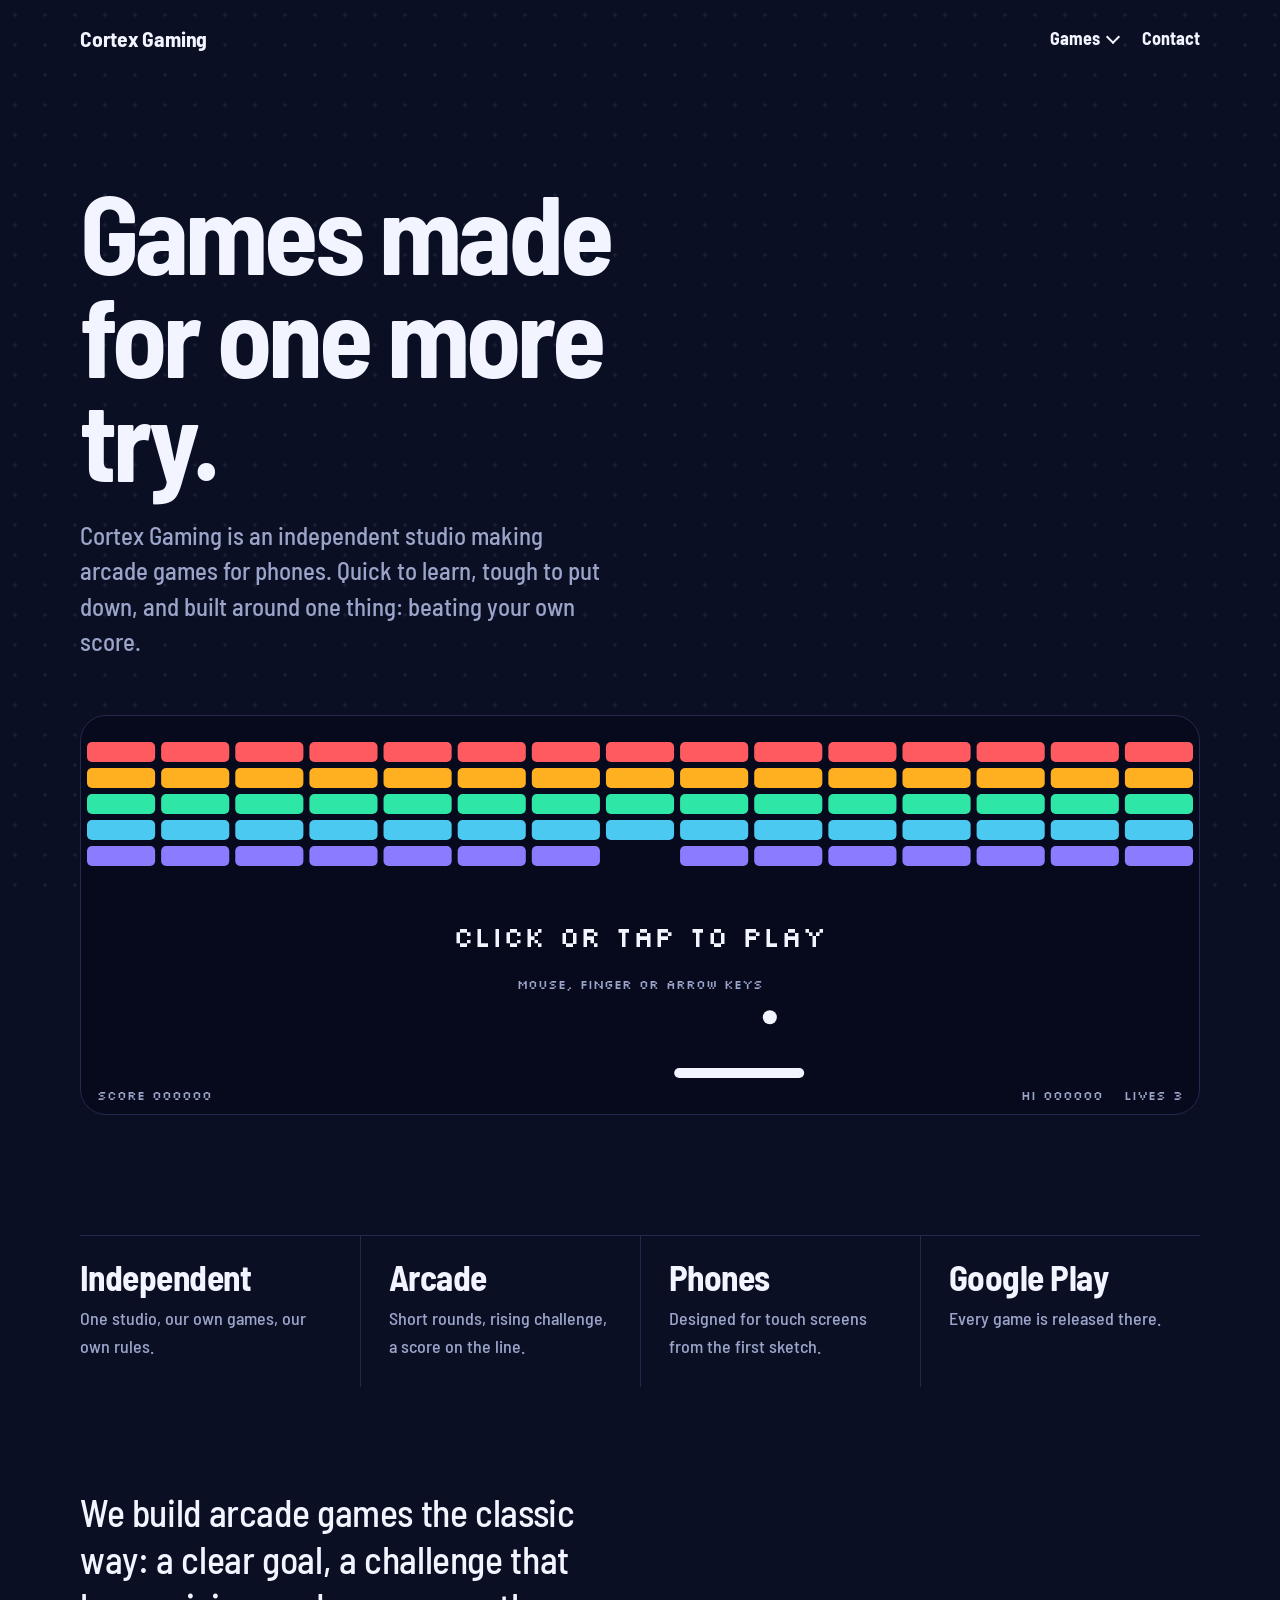
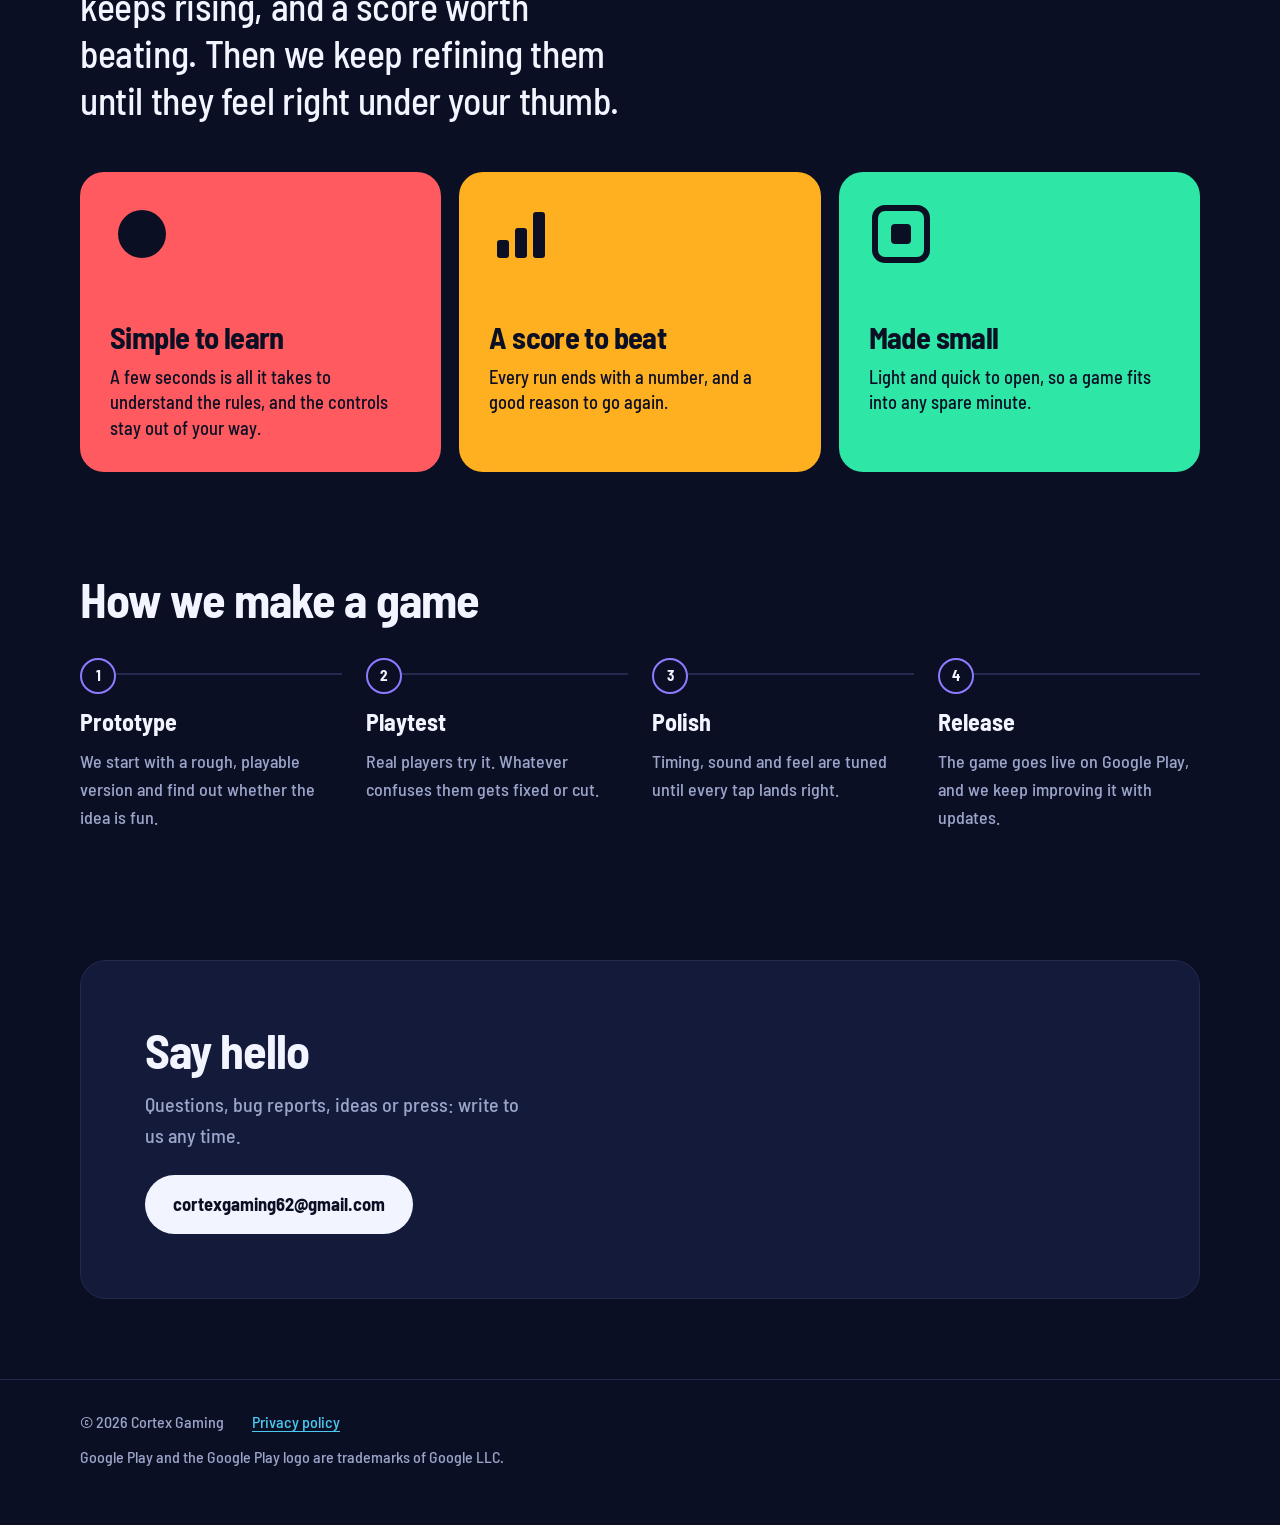
<file: index.html>
<!doctype html>
<html lang="en">
<head>
<meta charset="utf-8">
<meta name="viewport" content="width=device-width, initial-scale=1">
<title>Cortex Gaming | Arcade games for your phone</title>
<meta name="description" content="Cortex Gaming is an independent studio making arcade-style games for your phone.">
<meta name="theme-color" content="#0b0f24">
<link rel="icon" type="image/png" href="/assets/favicon.png">
<link rel="stylesheet" href="/assets/base.css">
<link rel="stylesheet" href="/assets/studio.css">
<script>document.documentElement.classList.add("js")</script>
</head>
<body>
<a class="skip" href="#main">Skip to content</a>
<div class="wrap">
  <header class="top">
    <a class="mark" href="/">Cortex Gaming</a>
    <nav class="nav" aria-label="Main">
      <div class="menu">
        <button class="menu-btn" type="button" aria-expanded="false" aria-controls="games-menu">Games</button>
        <ul id="games-menu" class="menu-list">
          <li><a href="/neke-the-snake/">Neke The Snake</a></li>
          <li><a href="/hollow-arena/">Hollow Arena <span class="chip">Coming soon</span></a></li>
        </ul>
      </div>
      <a href="/#contact">Contact</a>
    </nav>
  </header>

  <main id="main">
    <div class="hero">
      <h1>Games made for one more try.</h1>
      <p class="lead">Cortex Gaming is an independent studio making arcade games for phones. Quick to learn, tough to put down, and built around one thing: beating your own score.</p>
      <canvas id="play" class="playfield" tabindex="0" role="application" aria-label="Breakout game. Click or press Space to play. Move the paddle with the mouse, a finger drag or the left and right arrow keys."></canvas>
    </div>

    <section class="glance" aria-label="At a glance">
      <dl>
        <div><dt>Independent</dt><dd>One studio, our own games, our own rules.</dd></div>
        <div><dt>Arcade</dt><dd>Short rounds, rising challenge, a score on the line.</dd></div>
        <div><dt>Phones</dt><dd>Designed for touch screens from the first sketch.</dd></div>
        <div><dt>Google Play</dt><dd>Every game is released there.</dd></div>
      </dl>
    </section>

    <section id="studio">
      <p class="statement">We build arcade games the classic way: a clear goal, a challenge that keeps rising, and a score worth beating. Then we keep refining them until they feel right under your thumb.</p>
      <ul class="principles">
        <li class="p-coral">
          <svg viewBox="0 0 64 64" aria-hidden="true"><circle cx="32" cy="32" r="24" fill="currentColor"/></svg>
          <h3>Simple to learn</h3>
          <p>A few seconds is all it takes to understand the rules, and the controls stay out of your way.</p>
        </li>
        <li class="p-amber">
          <svg viewBox="0 0 64 64" aria-hidden="true"><rect x="8" y="38" width="12" height="18" rx="3" fill="currentColor"/><rect x="26" y="26" width="12" height="30" rx="3" fill="currentColor"/><rect x="44" y="10" width="12" height="46" rx="3" fill="currentColor"/></svg>
          <h3>A score to beat</h3>
          <p>Every run ends with a number, and a good reason to go again.</p>
        </li>
        <li class="p-mint">
          <svg viewBox="0 0 64 64" aria-hidden="true"><rect x="6" y="6" width="52" height="52" rx="10" fill="none" stroke="currentColor" stroke-width="6"/><rect x="22" y="22" width="20" height="20" rx="4" fill="currentColor"/></svg>
          <h3>Made small</h3>
          <p>Light and quick to open, so a game fits into any spare minute.</p>
        </li>
      </ul>
    </section>

    <section id="process">
      <h2>How we make a game</h2>
      <ol class="steps">
        <li><h3>Prototype</h3><p>We start with a rough, playable version and find out whether the idea is fun.</p></li>
        <li><h3>Playtest</h3><p>Real players try it. Whatever confuses them gets fixed or cut.</p></li>
        <li><h3>Polish</h3><p>Timing, sound and feel are tuned until every tap lands right.</p></li>
        <li><h3>Release</h3><p>The game goes live on Google Play, and we keep improving it with updates.</p></li>
      </ol>
    </section>

    <section id="contact">
      <div class="contact-box">
        <h2>Say hello</h2>
        <p>Questions, bug reports, ideas or press: write to us any time.</p>
        <a class="btn" href="mailto:cortexgaming62@gmail.com">cortexgaming62@gmail.com</a>
      </div>
    </section>
  </main>
</div>

<footer>
  <div class="wrap">
    <p>&copy; 2026 Cortex Gaming</p>
    <p><a href="https://sites.google.com/view/neke-the-snake">Privacy policy</a></p>
    <p class="legal">Google Play and the Google Play logo are trademarks of Google LLC.</p>
  </div>
</footer>
<script src="/assets/nav.js" defer></script>
<script src="/assets/glow.js" defer></script>
<script src="/assets/playfield.js" defer></script>
</body>
</html>
</file>
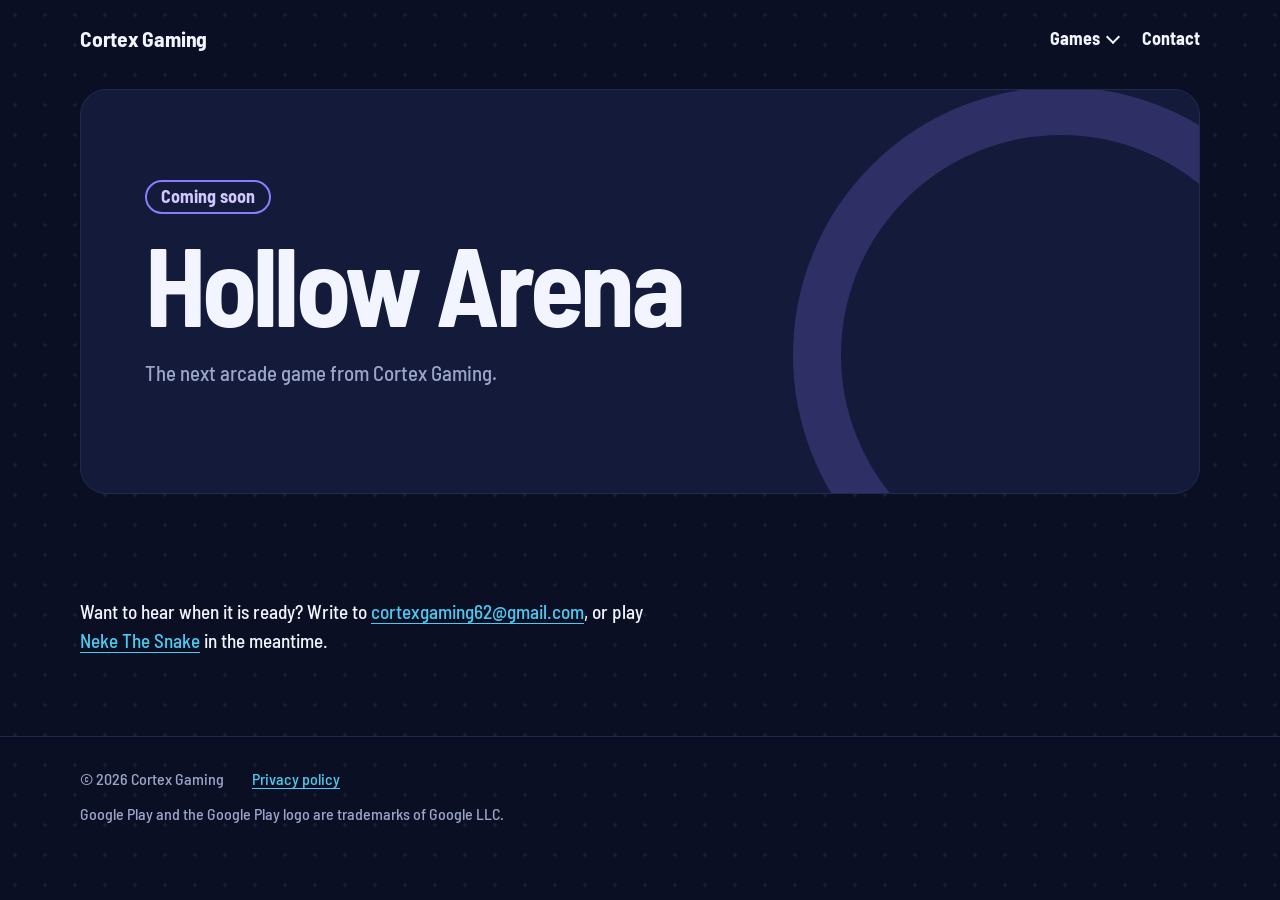
<file: hollow-arena/index.html>
<!doctype html>
<html lang="en">
<head>
<meta charset="utf-8">
<meta name="viewport" content="width=device-width, initial-scale=1">
<title>Hollow Arena | Cortex Gaming</title>
<meta name="description" content="Hollow Arena is the next arcade-style game from Cortex Gaming. Coming soon.">
<meta name="theme-color" content="#0b0f24">
<link rel="icon" type="image/png" href="/assets/favicon.png">
<link rel="stylesheet" href="/assets/base.css">
<link rel="stylesheet" href="/assets/studio.css">
<script>document.documentElement.classList.add("js")</script>
</head>
<body>
<a class="skip" href="#main">Skip to content</a>
<div class="wrap">
  <header class="top">
    <a class="mark" href="/">Cortex Gaming</a>
    <nav class="nav" aria-label="Main">
      <div class="menu">
        <button class="menu-btn" type="button" aria-expanded="false" aria-controls="games-menu">Games</button>
        <ul id="games-menu" class="menu-list">
          <li><a href="/neke-the-snake/">Neke The Snake</a></li>
          <li><a href="/hollow-arena/">Hollow Arena <span class="chip">Coming soon</span></a></li>
        </ul>
      </div>
      <a href="/#contact">Contact</a>
    </nav>
  </header>

  <main id="main">
    <div class="soon-hero">
      <span class="status">Coming soon</span>
      <h1>Hollow Arena</h1>
      <p>The next arcade game from Cortex Gaming.</p>
    </div>
    <section>
      <p>Want to hear when it is ready? Write to <a href="mailto:cortexgaming62@gmail.com">cortexgaming62@gmail.com</a>, or play <a href="/neke-the-snake/">Neke The Snake</a> in the meantime.</p>
    </section>
  </main>
</div>

<footer>
  <div class="wrap">
    <p>&copy; 2026 Cortex Gaming</p>
    <p><a href="https://sites.google.com/view/neke-the-snake">Privacy policy</a></p>
    <p class="legal">Google Play and the Google Play logo are trademarks of Google LLC.</p>
  </div>
</footer>
<script src="/assets/nav.js" defer></script>
<script src="/assets/glow.js" defer></script>
</body>
</html>
</file>
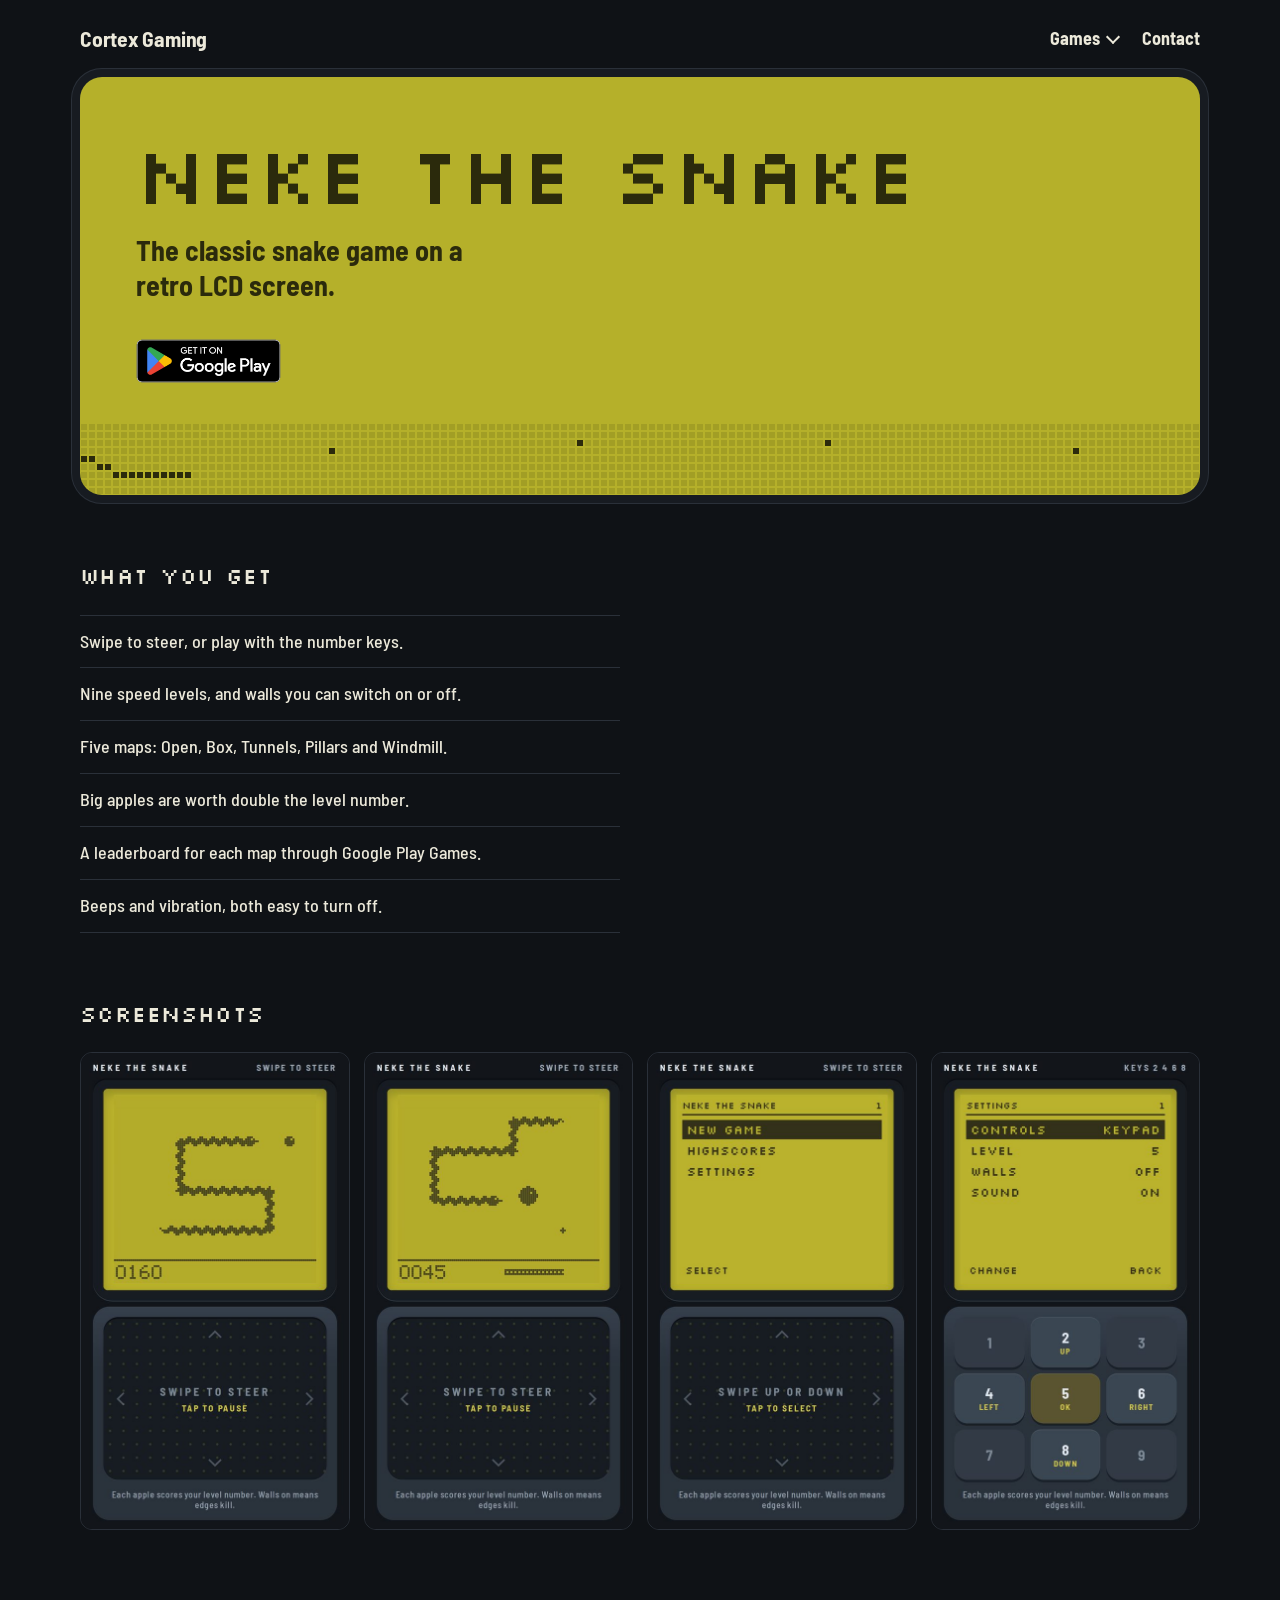
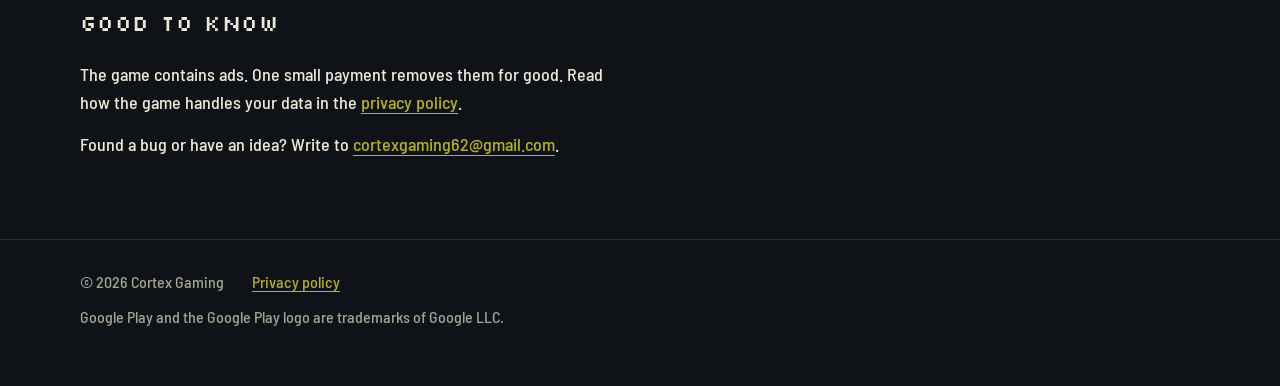
<file: neke-the-snake/index.html>
<!doctype html>
<html lang="en">
<head>
<meta charset="utf-8">
<meta name="viewport" content="width=device-width, initial-scale=1">
<title>Neke The Snake | Cortex Gaming</title>
<meta name="description" content="Neke The Snake is a retro snake game for Android. Nine speed levels, five maps and a pixel LCD look. Free on Google Play.">
<meta name="theme-color" content="#0f1216">
<link rel="icon" type="image/png" href="/assets/favicon.png">
<link rel="stylesheet" href="/assets/base.css">
<link rel="stylesheet" href="/assets/snake.css">
<script>document.documentElement.classList.add("js")</script>
<link rel="preload" href="/assets/fonts/silkscreen-latin-400-normal.woff2" as="font" type="font/woff2" crossorigin>
</head>
<body>
<a class="skip" href="#main">Skip to content</a>
<div class="wrap">
  <header class="top">
    <a class="mark" href="/">Cortex Gaming</a>
    <nav class="nav" aria-label="Main">
      <div class="menu">
        <button class="menu-btn" type="button" aria-expanded="false" aria-controls="games-menu">Games</button>
        <ul id="games-menu" class="menu-list">
          <li><a href="/neke-the-snake/">Neke The Snake</a></li>
          <li><a href="/hollow-arena/">Hollow Arena <span class="chip">Coming soon</span></a></li>
        </ul>
      </div>
      <a href="/#contact">Contact</a>
    </nav>
  </header>

  <div class="screen">
    <h1>Neke The Snake</h1>
    <p class="lead">The classic snake game on a retro LCD screen.</p>
    <div class="row">
      <a class="badge" href="https://play.google.com/store/apps/details?id=app.nekethesnake"><img src="/assets/google-play-badge.png" alt="Get it on Google Play" width="165" height="64"></a>
    </div>
    <canvas id="crawl" aria-hidden="true"></canvas>
  </div>

  <main id="main">
    <section>
      <h2>What you get</h2>
      <ul class="facts">
        <li>Swipe to steer, or play with the number keys.</li>
        <li>Nine speed levels, and walls you can switch on or off.</li>
        <li>Five maps: Open, Box, Tunnels, Pillars and Windmill.</li>
        <li>Big apples are worth double the level number.</li>
        <li>A leaderboard for each map through Google Play Games.</li>
        <li>Beeps and vibration, both easy to turn off.</li>
      </ul>
    </section>

    <section>
      <h2>Screenshots</h2>
      <div class="shots">
        <img src="/assets/shot1.jpg" alt="Gameplay on the LCD screen" loading="lazy" width="540" height="960">
        <img src="/assets/shot2.jpg" alt="A big apple bonus" loading="lazy" width="540" height="960">
        <img src="/assets/shot3.jpg" alt="The main menu" loading="lazy" width="540" height="960">
        <img src="/assets/shot4.jpg" alt="Settings and keypad controls" loading="lazy" width="540" height="960">
      </div>
    </section>

    <section>
      <h2>Good to know</h2>
      <p>The game contains ads. One small payment removes them for good. Read how the game handles your data in the <a href="https://sites.google.com/view/neke-the-snake">privacy policy</a>.</p>
      <p>Found a bug or have an idea? Write to <a href="mailto:cortexgaming62@gmail.com">cortexgaming62@gmail.com</a>.</p>
    </section>
  </main>
</div>

<footer>
  <div class="wrap">
    <p>&copy; 2026 Cortex Gaming</p>
    <p><a href="https://sites.google.com/view/neke-the-snake">Privacy policy</a></p>
    <p class="legal">Google Play and the Google Play logo are trademarks of Google LLC.</p>
  </div>
</footer>
<script src="/assets/crawl.js" defer></script>
<script src="/assets/nav.js" defer></script>
</body>
</html>
</file>
<file: assets/base.css>
/* Fonts: Silkscreen and Barlow Semi Condensed, both SIL Open Font License, self-hosted. */
@font-face{font-family:"Silkscreen";font-style:normal;font-weight:400;font-display:swap;src:url(fonts/silkscreen-latin-400-normal.woff2) format("woff2")}
@font-face{font-family:"Barlow Semi Condensed";font-style:normal;font-weight:500;font-display:swap;src:url(fonts/barlow-semi-condensed-latin-500-normal.woff2) format("woff2")}
@font-face{font-family:"Barlow Semi Condensed";font-style:normal;font-weight:700;font-display:swap;src:url(fonts/barlow-semi-condensed-latin-700-normal.woff2) format("woff2")}

:root{
  --bg:#0f1216;
  --paper:#ece9da;
  --muted:#a3a495;
  --line:#2a3039;
  --link:#b5b02a;
  --text:"Barlow Semi Condensed","Arial Narrow",system-ui,sans-serif;
}
*{box-sizing:border-box}
html{scroll-behavior:smooth}
body{margin:0;background:var(--bg);color:var(--paper);font-family:var(--text);font-weight:500;font-size:1.125rem;line-height:1.55}
img{max-width:100%;height:auto}
a{color:var(--link);text-underline-offset:.2em}
a:hover{color:var(--paper)}
:focus-visible{outline:3px solid var(--link);outline-offset:3px}
.wrap{width:min(1120px,100% - 40px);margin-inline:auto}
.skip{position:absolute;left:-999px;top:8px;background:var(--link);color:#111;padding:8px 14px;z-index:10}
.skip:focus{left:8px}
p{margin:0 0 14px;max-width:60ch}

.top{display:flex;align-items:center;justify-content:space-between;gap:16px;padding:22px 0}
.mark{font-weight:700;font-size:1.35rem;letter-spacing:-.01em;color:var(--paper);text-decoration:none}
.mark:hover{color:var(--link)}
.nav{display:flex;gap:24px}
.nav a{color:var(--paper);text-decoration:none;font-weight:700}
.nav a:hover,.nav a[aria-current="page"]{color:var(--link)}

footer{margin-top:80px;border-top:1px solid var(--line);padding:30px 0 56px;color:var(--muted);font-size:1rem}
footer .wrap{display:flex;flex-wrap:wrap;gap:10px 28px}
footer p{margin:0;max-width:none}
footer .legal{flex-basis:100%}
.badge{display:inline-block;margin-left:-10px}
.badge img{display:block;height:64px;width:auto}

@media(prefers-reduced-motion:reduce){html{scroll-behavior:auto}}

/* Games menu in the header. Without JavaScript the list shows as plain links. */
.menu{position:relative}
.menu-btn{font:inherit;font-weight:700;color:var(--paper);background:none;border:0;padding:0;cursor:pointer;display:inline-flex;align-items:center;gap:8px}
.menu-btn:hover,.menu-btn[aria-expanded="true"]{color:var(--link)}
.menu-btn::after{content:"";width:8px;height:8px;border:solid currentColor;border-width:0 2px 2px 0;transform:translateY(-2px) rotate(45deg);transition:transform .15s}
.menu-btn[aria-expanded="true"]::after{transform:translateY(1px) rotate(225deg)}
.menu-list{list-style:none;margin:0;padding:8px;min-width:250px;background:var(--menu-bg);border:1px solid var(--line);border-radius:14px;box-shadow:0 14px 34px rgba(0,0,0,.28);position:absolute;right:0;top:calc(100% + 14px);z-index:5}
.menu-list a{display:flex;justify-content:space-between;align-items:center;gap:14px;padding:12px 14px;border-radius:9px;color:var(--paper);text-decoration:none;font-weight:700}
.menu-list a:hover,.menu-list a:focus-visible{background:var(--menu-hover);color:var(--paper)}
.chip{font-weight:700;font-size:.85rem;color:var(--muted);border:1px solid var(--line);border-radius:999px;padding:1px 10px}
.js .menu-list{display:none}
.js .menu-list.open{display:block}
:root{--menu-bg:#171b21;--menu-hover:#232a33}
@media(max-width:560px){.menu{position:static}.top{position:relative}.menu-list{left:0;right:0;top:100%}}
</file>
<file: assets/studio.css>
/* Home page and Hollow Arena page: the studio look. Loaded after base.css. */
:root{
  --bg:#0b0f24;
  --paper:#f2f4ff;
  --muted:#9ba4c9;
  --line:#232a4d;
  --link:#4cc9f0;
  --menu-bg:#141a3a;
  --menu-hover:#1f2750;
  --coral:#ff5a5f;
  --amber:#ffb020;
  --mint:#2ee6a6;
  --sky:#4cc9f0;
  --violet:#8b7cff;
}
body{background:var(--bg)}
/* One flat colour, plus a faint dot grid that lights up around the pointer. */
body::before,body::after{content:"";position:fixed;inset:0;z-index:-1;pointer-events:none;background-size:30px 30px}
body::before{background-image:radial-gradient(circle,rgba(155,164,201,.11) 1.5px,transparent 1.8px)}
body::after{background-image:radial-gradient(circle,rgba(76,201,240,.9) 1.7px,transparent 2px);
  -webkit-mask-image:radial-gradient(circle 190px at var(--mx,-999px) var(--my,-999px),#000,transparent);
  mask-image:radial-gradient(circle 190px at var(--mx,-999px) var(--my,-999px),#000,transparent)}
.skip{color:#0b0f24}
.menu-list{box-shadow:0 18px 40px rgba(0,0,0,.45)}

.hero{padding:clamp(40px,8vw,104px) 0 clamp(28px,4vw,48px)}
.hero h1{font-weight:700;font-size:clamp(2.9rem,8.6vw,7rem);line-height:.94;letter-spacing:-.035em;margin:0 0 28px;max-width:11ch}
.hero .lead{font-size:clamp(1.2rem,2.3vw,1.55rem);line-height:1.42;color:var(--muted);max-width:40ch;margin:0}

.playfield{touch-action:pan-y;cursor:pointer;display:block;width:100%;height:clamp(260px,38vw,400px);margin-top:clamp(32px,5vw,56px);border-radius:26px;background:#070a1c;border:1px solid var(--line)}

h2{font-weight:700;font-size:clamp(1.9rem,4.2vw,3rem);line-height:1.05;letter-spacing:-.02em;margin:0 0 20px}
main section{padding:clamp(56px,8vw,112px) 0 0}

.statement{font-size:clamp(1.5rem,3.4vw,2.35rem);line-height:1.25;letter-spacing:-.01em;font-weight:500;max-width:30ch;margin:0 0 48px}
.glance{padding-top:clamp(40px,6vw,72px)}
.glance dl{display:grid;gap:0;margin:0;border-top:1px solid var(--line)}
@media(min-width:860px){.glance dl{grid-template-columns:repeat(4,1fr)}}
.glance div{padding:22px 24px 26px 0;border-bottom:1px solid var(--line)}
@media(min-width:860px){.glance div{border-bottom:0;padding-right:28px}.glance div+div{border-left:1px solid var(--line);padding-left:28px}}
.glance dt{font-weight:700;font-size:clamp(1.6rem,3vw,2.2rem);line-height:1.1;letter-spacing:-.015em;margin:0 0 8px}
.glance dd{margin:0;color:var(--muted)}

.principles{display:grid;gap:18px;list-style:none;margin:0;padding:0}
@media(min-width:860px){.principles{grid-template-columns:repeat(3,1fr)}}
.principles li{border-radius:24px;padding:30px;min-height:300px;display:flex;flex-direction:column;color:#0b0f24;background:var(--tile)}
.principles svg{width:64px;height:64px;margin-bottom:auto}
.principles h3{font-size:1.9rem;line-height:1.1;letter-spacing:-.02em;margin:34px 0 10px}
.principles p{margin:0;font-size:1.15rem;line-height:1.4;color:#0b0f24;min-height:4.2em}
.p-coral{--tile:var(--coral)}
.p-amber{--tile:var(--amber)}
.p-mint{--tile:var(--mint)}

.steps{list-style:none;counter-reset:s;margin:0;padding:0;display:grid;gap:0}
@media(min-width:860px){.steps{grid-template-columns:repeat(4,1fr);gap:24px}}
.steps li{counter-increment:s;border-top:2px solid var(--line);padding-top:22px;padding-bottom:26px;position:relative}
.steps li::before{content:counter(s);position:absolute;top:-17px;left:0;width:32px;height:32px;border-radius:50%;background:var(--bg);border:2px solid var(--violet);color:var(--paper);font-weight:700;display:grid;place-items:center;font-size:.95rem}
.steps h3{font-size:1.5rem;margin:6px 0 8px}
.steps p{color:var(--muted);margin:0}

.contact-box{border-radius:26px;padding:clamp(28px,5vw,64px);background:#141a3a;border:1px solid var(--line)}
.contact-box h2{margin-bottom:14px}
.contact-box p{color:var(--muted);font-size:1.25rem;max-width:38ch}
.btn{display:inline-block;background:var(--paper);color:#0b0f24;font-weight:700;font-size:1.15rem;text-decoration:none;padding:15px 28px;border-radius:999px;margin-top:10px}
.btn:hover{background:var(--mint);color:#0b0f24}

.soon-hero{background:#141a3a;border:1px solid var(--line);color:var(--paper);border-radius:26px;padding:clamp(40px,7vw,96px) clamp(26px,5vw,64px);margin-top:12px;position:relative;overflow:hidden}
.soon-hero h1{font-weight:700;font-size:clamp(2.9rem,8.6vw,7rem);line-height:.94;letter-spacing:-.035em;margin:18px 0 22px}
.soon-hero p{font-size:1.3rem;color:var(--muted);max-width:36ch}
.soon-hero .status{display:inline-block;font-weight:700;border:2px solid var(--violet);color:#cfc8ff;border-radius:999px;padding:1px 14px}
.soon-hero::after{content:"";position:absolute;right:-130px;bottom:-130px;width:440px;height:440px;border-radius:50%;border:48px solid rgba(139,124,255,.22)}
.soon-hero+section p{font-size:1.2rem}
#process h2{margin-bottom:48px}
.playfield:focus-visible{outline:3px solid var(--sky);outline-offset:4px}
</file>
<file: assets/snake.css>
/* The Neke The Snake page: the retro LCD look lives here and only here. Loaded after base.css. */
:root{
  --case-2:#171b21;
  --edge:#2a3039;
  --lcd:#b5b02a;
  --ink:#2b2a0c;
  --pixel:"Silkscreen","Courier New",monospace;
}

.screen{background:var(--lcd);color:var(--ink);border-radius:22px;box-shadow:0 0 0 8px var(--case-2),0 0 0 9px var(--edge);padding:clamp(26px,5vw,56px) clamp(22px,5vw,56px) 0;overflow:hidden}
.screen h1{font-family:var(--pixel);font-weight:400;font-size:clamp(2.2rem,8.5vw,5rem);line-height:1.02;margin:0 0 18px;letter-spacing:.01em}
.screen .lead{font-weight:700;font-size:clamp(1.25rem,3.2vw,1.75rem);line-height:1.25;margin:0 0 26px;max-width:26ch}
.screen a{color:var(--ink)}
.row{display:flex;flex-wrap:wrap;align-items:center;gap:14px 22px;margin:0 0 30px}
#crawl{display:block;width:calc(100% + 2*clamp(22px,5vw,56px));margin-inline:calc(-1*clamp(22px,5vw,56px));height:72px}

main section{padding:64px 0 0}
h2{font-family:var(--pixel);font-weight:400;font-size:1.35rem;margin:0 0 22px;letter-spacing:.02em}

.facts{list-style:none;margin:0;padding:0;max-width:60ch}
.facts li{padding:12px 0;border-top:1px solid var(--edge)}
.facts li:last-child{border-bottom:1px solid var(--edge)}
.shots{display:grid;grid-auto-flow:column;grid-auto-columns:min(62%,240px);gap:14px;overflow-x:auto;padding-bottom:12px;scroll-snap-type:x mandatory}
@media(min-width:860px){.shots{grid-auto-flow:row;grid-template-columns:repeat(4,1fr);grid-auto-columns:auto;overflow:visible}}
.shots img{display:block;width:100%;border-radius:12px;border:1px solid var(--edge);scroll-snap-align:start}
</file>
